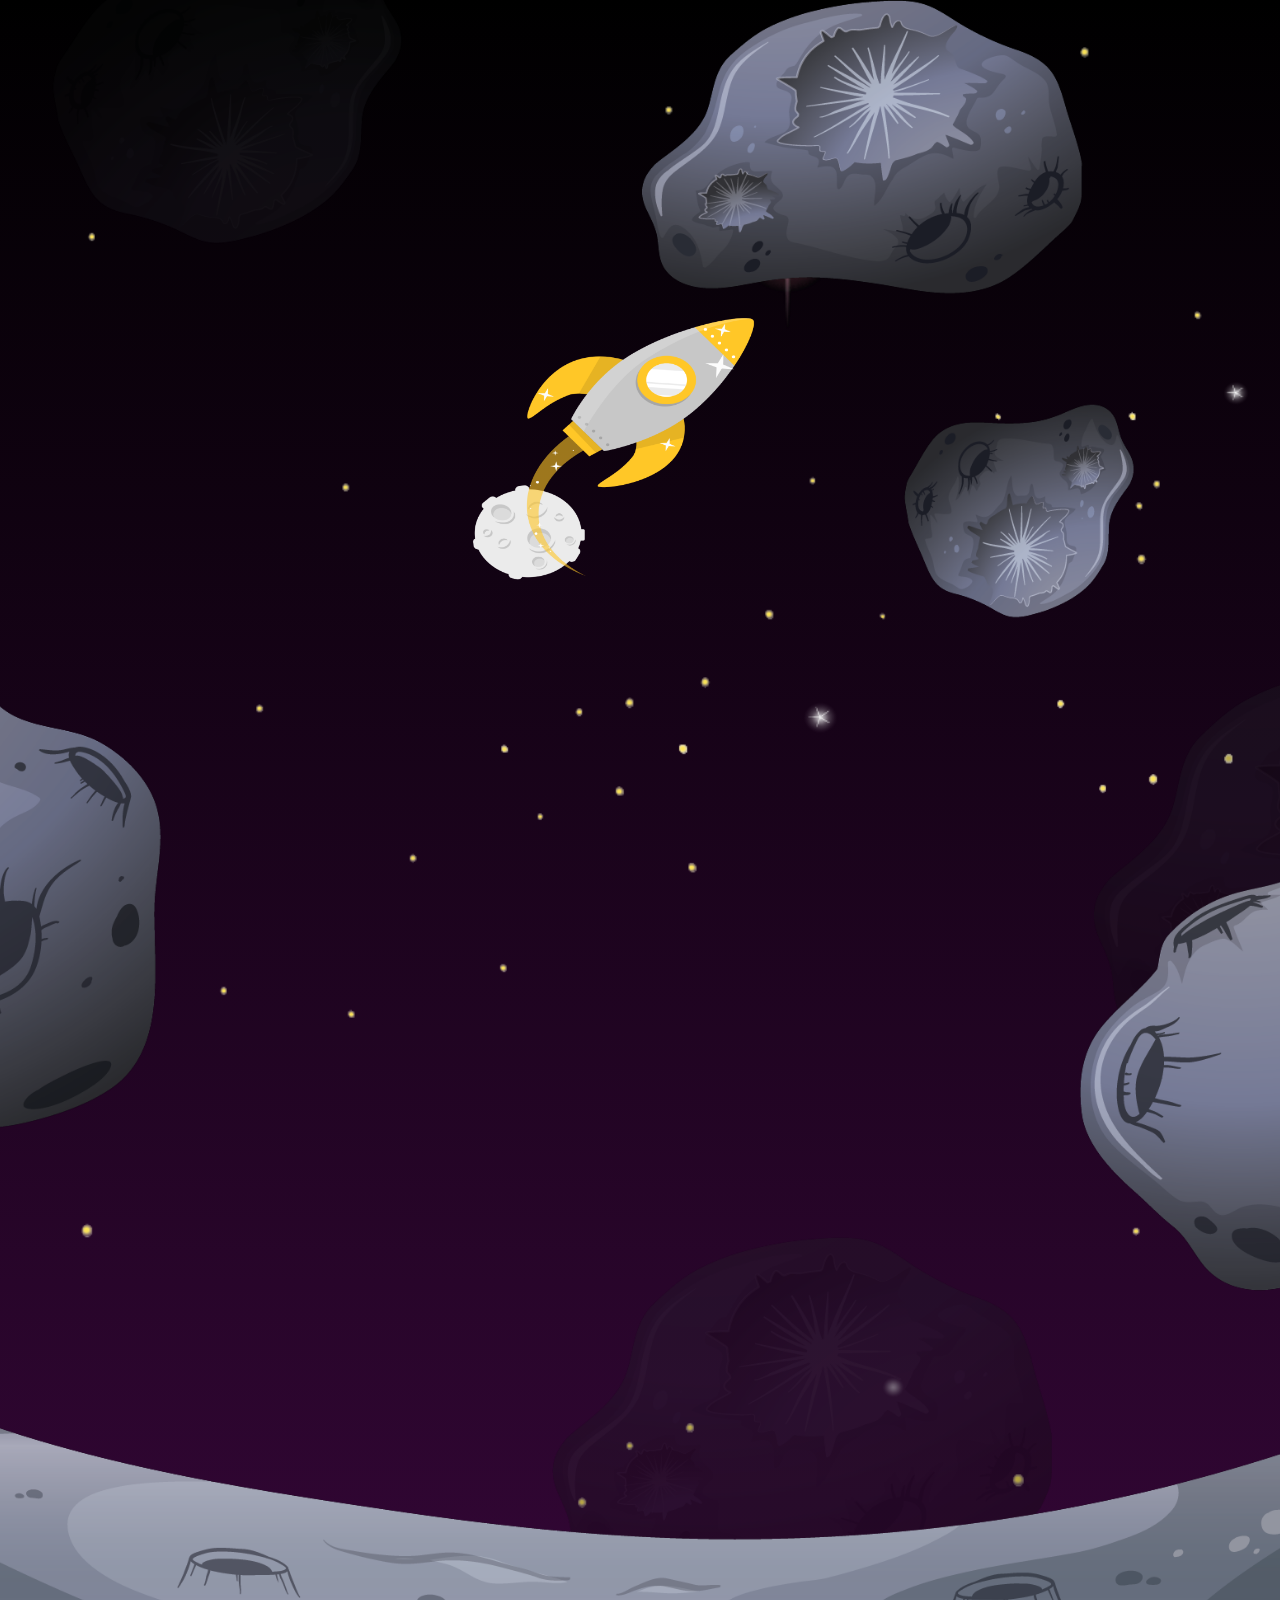
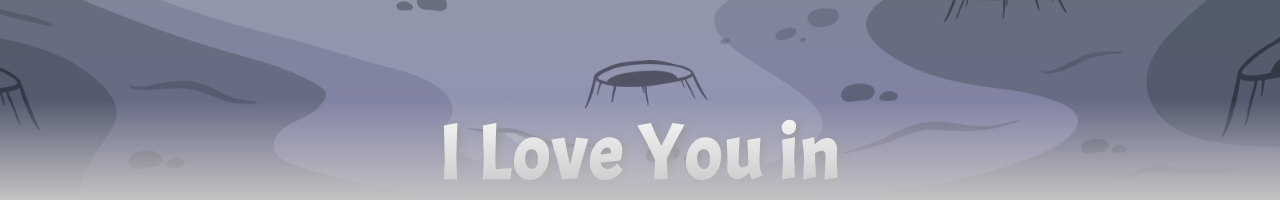
<file: index.html>
<!DOCTYPE html>
<html lang="en">
<head>
    <meta charset="UTF-8">
    <meta http-equiv="X-UA-Compatible" content="IE=edge">
    <meta name="viewport" content="width=device-width, initial-scale=1.0">
    <title>About you</title>
    <link rel="stylesheet" href="style.css">
</head>
<body>
    <div class="paralax">
        <img src="stars.png" id="stars">
        <img src="meteorid.png" id="meteorid">
        <img src="rocket.png" id="rocket">
        <h1 id="text">I Love You in<br>Every Universe</h1>
        <a href="text.html" id="button">Explore</a>
    </div>
    <script src="script.js"></script>
</body>
</html>
</file>
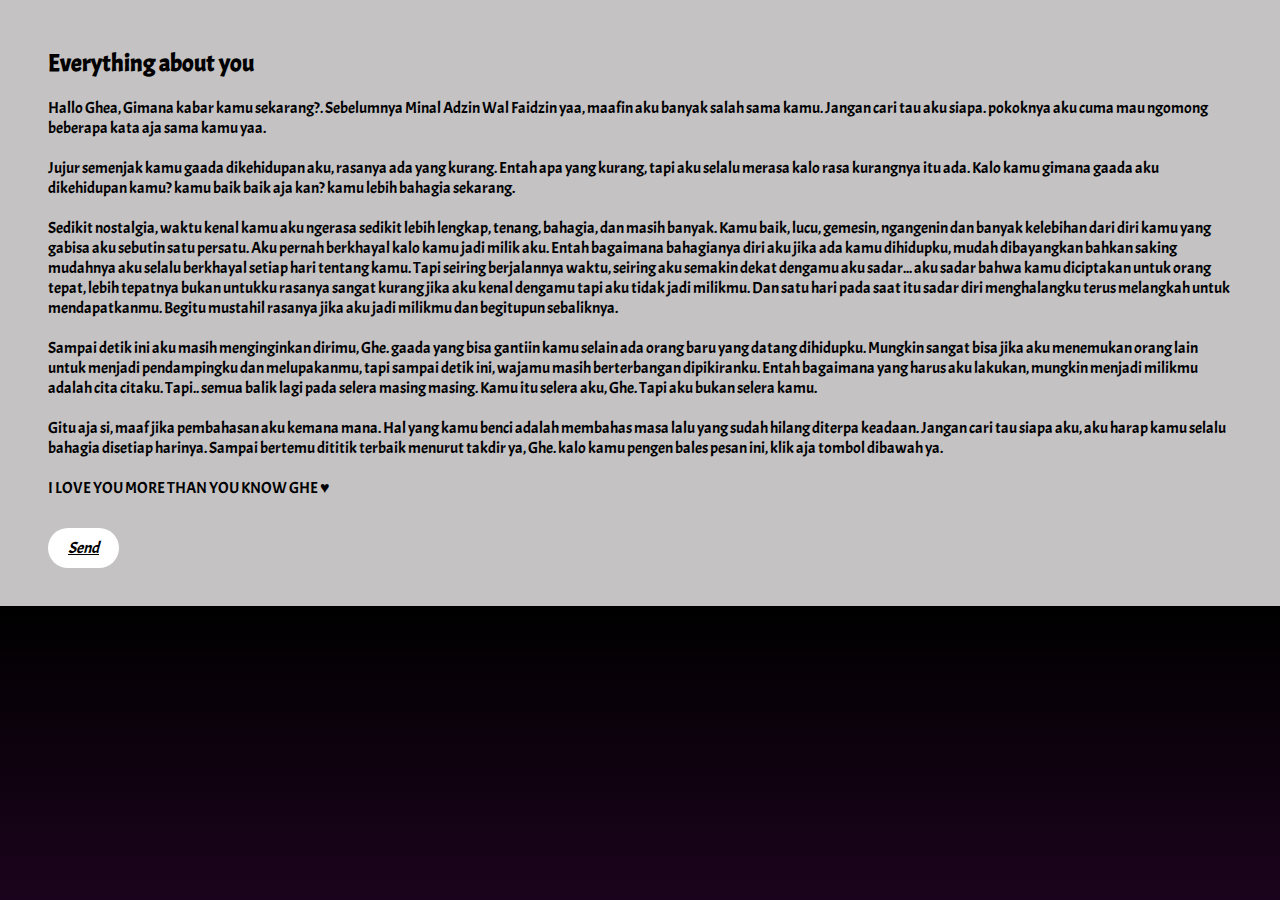
<file: text.html>
<!DOCTYPE html>
<html lang="en">
<head>
    <meta charset="UTF-8">
    <meta http-equiv="X-UA-Compatible" content="IE=edge">
    <meta name="viewport" content="width=device-width, initial-scale=1.0">
    <title>Love u</title>
    <link rel="stylesheet" href="style.css">
</head>
<body>
    <div class="description">
        <h2>Everything about you</h2><br>
        Hallo Ghea, Gimana kabar kamu sekarang?. Sebelumnya Minal Adzin Wal Faidzin yaa, maafin aku banyak salah sama kamu.
            Jangan cari tau aku siapa. pokoknya aku cuma mau ngomong beberapa kata aja sama kamu yaa.<br>
            <br>
            Jujur semenjak kamu gaada dikehidupan aku, rasanya ada yang kurang. Entah apa yang kurang, tapi aku selalu merasa kalo rasa kurangnya itu ada.
            Kalo kamu gimana gaada aku dikehidupan kamu? kamu baik baik aja kan? kamu lebih bahagia sekarang.<br>
            <br>
            Sedikit nostalgia, waktu kenal kamu aku ngerasa sedikit lebih lengkap, tenang, bahagia, dan masih banyak. Kamu baik, lucu, gemesin, ngangenin dan banyak kelebihan dari diri kamu yang gabisa aku sebutin satu persatu.
            Aku pernah berkhayal kalo kamu jadi milik aku. Entah bagaimana bahagianya diri aku jika ada kamu dihidupku, mudah dibayangkan bahkan saking mudahnya aku selalu berkhayal setiap hari tentang kamu. 
            Tapi seiring berjalannya waktu, seiring aku semakin dekat dengamu aku sadar... 
            aku sadar bahwa kamu diciptakan untuk orang tepat, lebih tepatnya bukan untukku rasanya sangat kurang jika aku kenal dengamu tapi aku tidak jadi milikmu. 
            Dan satu hari pada saat itu sadar diri menghalangku terus melangkah untuk mendapatkanmu. Begitu mustahil rasanya jika aku jadi milikmu dan begitupun sebaliknya. <br>
            <br>
            Sampai detik ini aku masih menginginkan dirimu, Ghe. gaada yang bisa gantiin kamu selain ada orang baru yang datang dihidupku. 
            Mungkin sangat bisa jika aku menemukan orang lain untuk menjadi pendampingku dan melupakanmu, tapi sampai detik ini, wajamu masih berterbangan dipikiranku.
            Entah bagaimana yang harus aku lakukan, mungkin menjadi milikmu adalah cita citaku. Tapi.. semua balik lagi pada selera masing masing. Kamu itu selera aku, Ghe. Tapi aku bukan selera kamu.
            <br>
            <br>
            Gitu aja si, maaf jika pembahasan aku kemana mana. Hal yang kamu benci adalah membahas masa lalu yang sudah hilang diterpa keadaan.
            Jangan cari tau siapa aku, aku harap kamu selalu bahagia disetiap harinya. Sampai bertemu dititik terbaik menurut takdir ya, Ghe. kalo kamu pengen bales pesan ini, klik aja tombol dibawah ya.
            <br>
            <br>
            I LOVE YOU MORE THAN YOU KNOW GHE   &#9829;
        </p><br>
        <br>
        <a href="https://wa.me/+6285158411786" target="_blank" id="button1">Send</a>
    </div>
    <script src="script.js"></script>
</body>
</html>
</file>
<file: style.css>
@import url('https://fonts.googleapis.com/css2?family=Acme&display=swap');
*{
    margin: 0;
    padding: 0;
    box-sizing: border-box;
    scroll-behavior: smooth;
}

body{
    background: linear-gradient(black,#38073b);
    font-family: 'Acme', sans-serif;
}

.paralax{
    position: relative;
    width: 100%;
    height: 200vh;
    padding: 300px;
    display: flex;
    justify-content: center;
    align-items: center;
    overflow: hidden;

}
.paralax::before {
    content: "";
    position: absolute;
    bottom: 0;
    width: 100%;
    height: 100px;
    background: linear-gradient(to top,#c4c2c3,transparent);
    z-index: 1000;
}
.paralax img{
    position: absolute;
    top: 0;
    left: 0;
    width: 100%;
    height: 100%;
    object-fit: cover;
}
#text{
    position: absolute;
    font-size: 4.8em;
    color: white;
    letter-spacing: 2px;
    text-align: center;
    text-shadow: 3px 3px 10px grey;
    bottom: -100px;
}
.paralax img#meteroid{
    z-index: 100;
}

#button{
    position: absolute;
    font-size: 1em;
    color: black;
    background-color: white;
    padding: 10px 50px;
    border-radius: 20px;
    text-decoration: none;
    transform: translateY(100px);
    bottom: -100px;
}
.description {
    position: relative;
    padding: 3em;
    background-color: #c4c2c3;
}
.description p {
    font-size: 1;
}
#button1{
    font-size: 1em;
    color: black;
    background-color: white;
    padding: 10px 20px;
    border-radius: 20px;
    margin-top: 10px;
    margin-bottom: 10px;
    font-style: italic;
}
</file>
